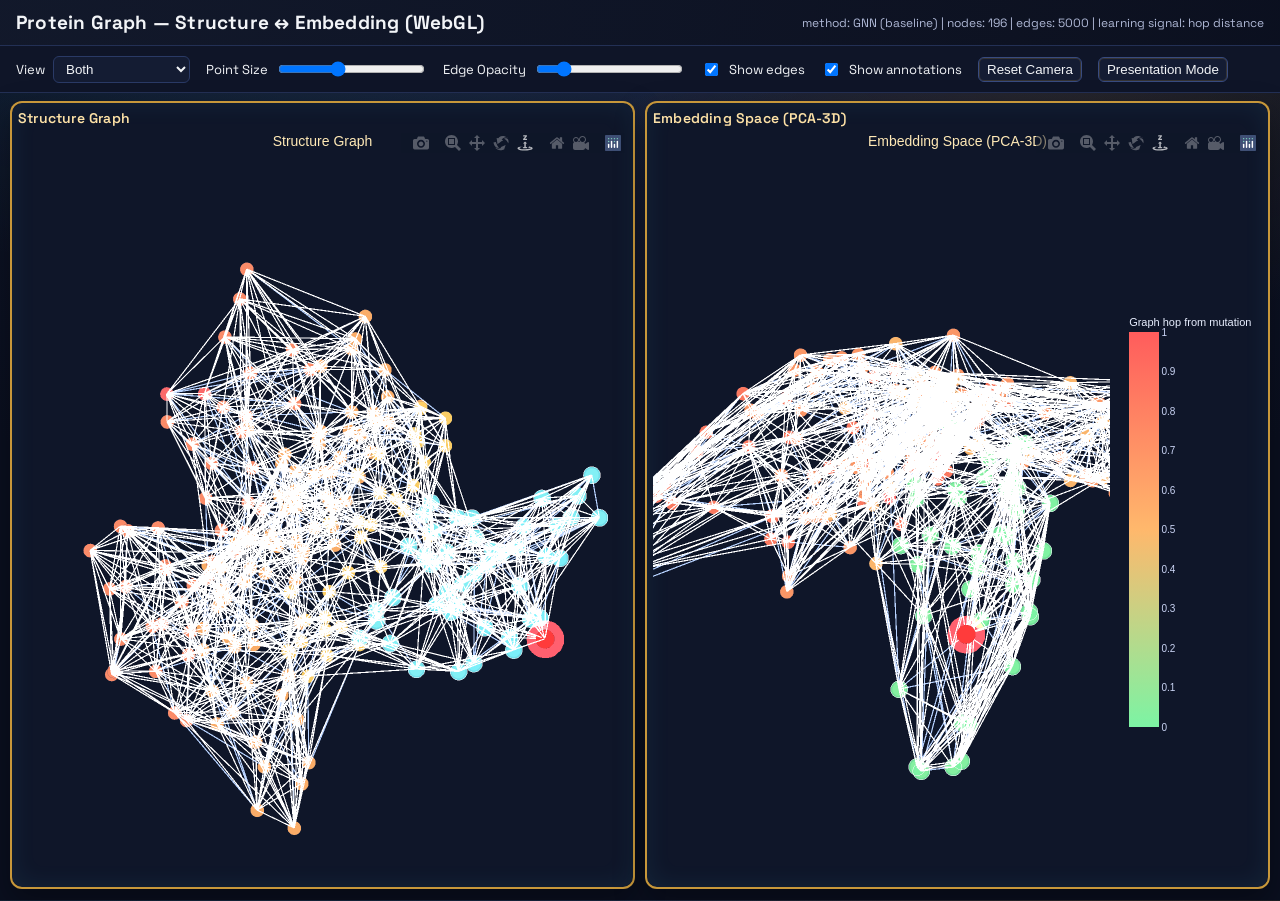
<file: webgl/plotly.html>
<!doctype html>
<html lang="en">
<head>
  <meta charset="utf-8" />
  <meta name="viewport" content="width=device-width, initial-scale=1" />
  <title>Protein Graph — WebGL</title>
  <link rel="preconnect" href="https://fonts.googleapis.com">
  <link rel="preconnect" href="https://fonts.gstatic.com" crossorigin>
  <link href="https://fonts.googleapis.com/css2?family=Space+Grotesk:wght@400;600;700&display=swap" rel="stylesheet">
  <link rel="stylesheet" href="style.css" />
</head>
<body>
  <div id="header">
    <div class="title">Protein Graph — Structure ↔ Embedding (WebGL)</div>
    <div class="meta" id="meta">loading...</div>
  </div>

  <div id="controls">
    <label>View
      <select id="viewMode">
        <option value="both">Both</option>
        <option value="struct">Structure Only</option>
        <option value="embed">Embedding Only</option>
      </select>
    </label>
    <label>Point Size
      <input id="pointSize" type="range" min="3" max="16" step="1" value="8" />
    </label>
    <label>Edge Opacity
      <input id="edgeOpacity" type="range" min="0" max="1" step="0.05" value="0.12" />
    </label>
    <label><input type="checkbox" id="showEdges" checked /> Show edges</label>
    <label><input type="checkbox" id="showAnn" checked /> Show annotations</label>
    <button id="reset">Reset Camera</button>
    <button id="present">Presentation Mode</button>
  </div>

  <div id="container">
    <div class="panel" id="panelStruct">
      <div class="panel-title">Structure Graph</div>
      <div id="plotStruct" class="plot"></div>
    </div>
    <div class="panel" id="panelEmbed">
      <div class="panel-title">Embedding Space (PCA‑3D)</div>
      <div id="plotEmbed" class="plot"></div>
    </div>
  </div>

  <script src="https://cdn.plot.ly/plotly-2.30.0.min.js"></script>
  <script type="module" src="plotly.js"></script>
</body>
</html>
</file>
<file: webgl/style.css>
:root {
  --bg: #0a0f1f;
  --panel: #0f1629;
  --accent: #f6b83f;
  --accent-2: #49d1ff;
  --text: #f2f4f7;
  --mut: #ff4d4d;
}

* { box-sizing: border-box; }

body {
  margin: 0;
  font-family: 'Space Grotesk', ui-sans-serif, system-ui, -apple-system, Segoe UI, sans-serif;
  background:
    radial-gradient(1200px 600px at 15% -10%, rgba(73, 209, 255, 0.12), transparent 60%),
    radial-gradient(900px 600px at 85% 0%, rgba(246, 184, 63, 0.12), transparent 55%),
    radial-gradient(circle at top, #18203a 0%, #0a0f1f 70%);
  color: var(--text);
  height: 100vh;
  overflow: hidden;
}

#header {
  display: flex;
  justify-content: space-between;
  align-items: center;
  padding: 10px 16px;
  border-bottom: 1px solid #233055;
  background: linear-gradient(90deg, rgba(18,24,42,0.95), rgba(10,15,31,0.95));
}

.title {
  font-size: 19px;
  font-weight: 700;
  letter-spacing: 0.2px;
}

.meta {
  opacity: 0.85;
  font-size: 12px;
  color: #cbd5f5;
}

#controls {
  display: flex;
  gap: 16px;
  align-items: center;
  padding: 8px 16px;
  border-bottom: 1px solid #233055;
  background: #0f1528;
}

#controls label {
  display: flex;
  gap: 8px;
  align-items: center;
  font-size: 13px;
}

#controls input,
#controls select,
#controls button {
  background: #141c33;
  color: var(--text);
  border: 1px solid #2a3a66;
  padding: 4px 8px;
  border-radius: 6px;
}

#controls button {
  cursor: pointer;
  border-color: #384b80;
  box-shadow: 0 0 0 1px rgba(246, 184, 63, 0.15) inset;
}

#container {
  display: grid;
  grid-template-columns: 1fr 1fr;
  gap: 10px;
  padding: 8px 10px 12px;
  height: calc(100vh - 92px);
}

.panel {
  background: var(--panel);
  border: 2px solid rgba(246, 184, 63, 0.8);
  border-radius: 12px;
  padding: 6px;
  min-height: 720px;
  position: relative;
  display: flex;
  flex-direction: column;
  box-shadow: 0 12px 30px rgba(0,0,0,0.35);
}

.panel::after {
  content: '';
  position: absolute;
  inset: 0;
  border-radius: 12px;
  pointer-events: none;
  box-shadow: 0 0 26px rgba(73, 209, 255, 0.08) inset;
}

.panel-title {
  font-size: 14px;
  color: #ffe2a6;
  margin-bottom: 4px;
  font-weight: 600;
  letter-spacing: 0.2px;
}

.plot {
  flex: 1;
  min-height: 660px;
}

body.presentation #controls {
  display: none;
}

body.presentation #container {
  height: calc(100vh - 56px);
  padding: 6px 8px 10px;
  gap: 8px;
}

body.presentation .panel {
  min-height: 760px;
  border-color: rgba(73, 209, 255, 0.65);
  box-shadow: 0 20px 40px rgba(0,0,0,0.45);
}

body.presentation .title {
  font-size: 21px;
}

@media (max-width: 1000px) {
  #container { grid-template-columns: 1fr; height: calc(100vh - 92px); }
  .panel { min-height: 540px; }
  .plot { min-height: 480px; }
}
</file>
